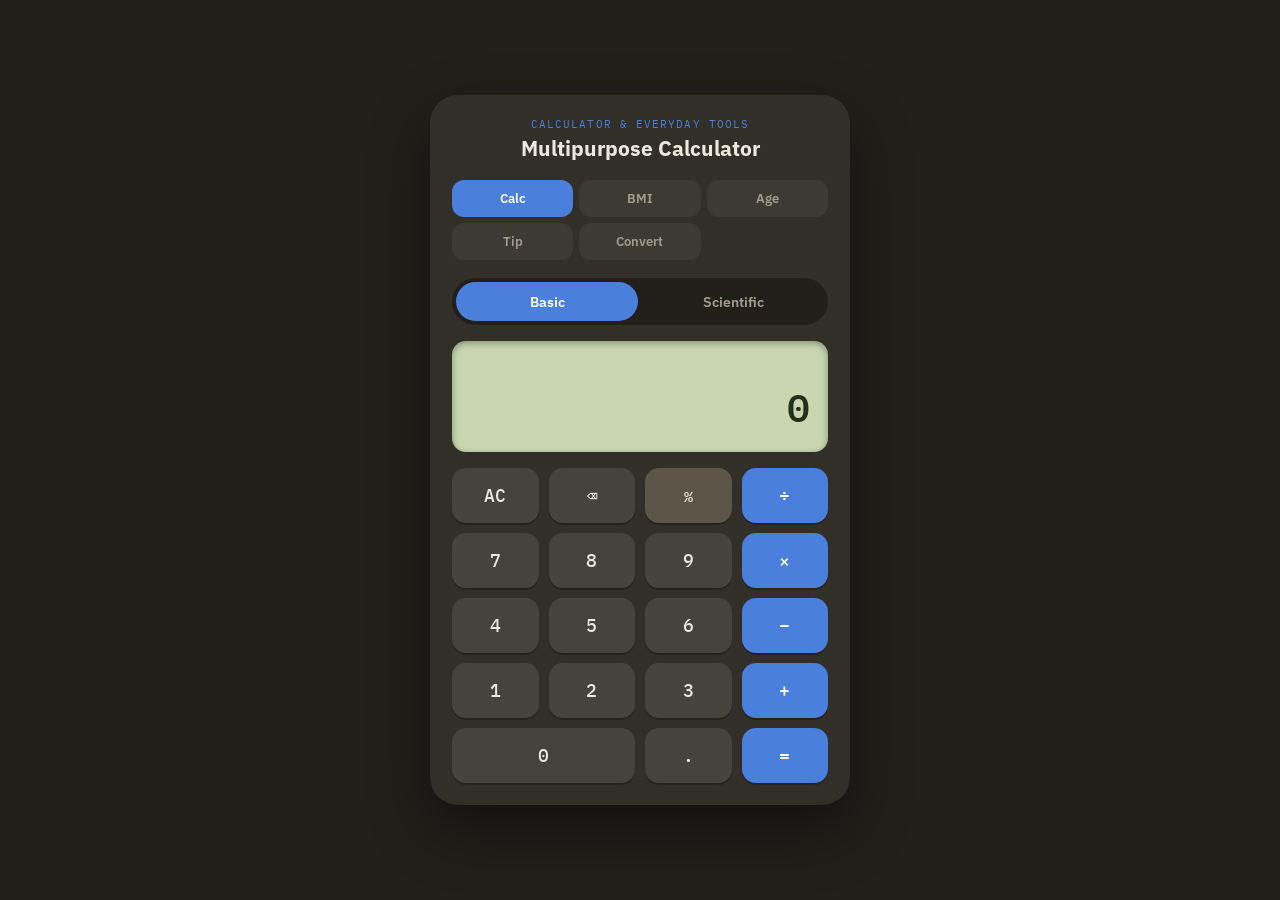
<file: index.html>
<!DOCTYPE html>

<html lang="en">
<head>
  <meta charset="UTF-8" />
  <meta name="viewport" content="width=device-width, initial-scale=1.0" />
  <title>Multipurpose Calculator</title>

  <link rel="preconnect" href="https://fonts.googleapis.com">
  <link rel="preconnect" href="https://fonts.gstatic.com" crossorigin>
  <link href="https://fonts.googleapis.com/css2?family=IBM+Plex+Mono:wght@400;500;600;700&family=IBM+Plex+Sans:wght@400;600;700&display=swap" rel="stylesheet">

  <link rel="stylesheet" href="style.css" />
</head>
<body>

  <div class="calculator">

    <p class="eyebrow">Calculator &amp; Everyday Tools</p>
    <h1 class="title">Multipurpose Calculator</h1>

    <!-- Top-level switcher: which tool is the user using right now? -->
    <div class="tool-switch">
      <button id="calcToolBtn" class="tool-btn active-tool" data-tool="calc" type="button">Calc</button>
      <button id="bmiToolBtn" class="tool-btn" data-tool="bmi" type="button">BMI</button>
      <button id="ageToolBtn" class="tool-btn" data-tool="age" type="button">Age</button>
      <button id="tipToolBtn" class="tool-btn" data-tool="tip" type="button">Tip</button>
      <button id="convertToolBtn" class="tool-btn" data-tool="convert" type="button">Convert</button>
    </div>

    <div id="calcTool" class="tool-panel">

      <div class="mode-switch">
        <button id="basicModeBtn" class="mode-btn active-mode" type="button">Basic</button>
        <button id="scientificModeBtn" class="mode-btn" type="button">Scientific</button>
      </div>

      <div class="screen">
        <div id="expressionText" class="expression-text"></div>
        <div id="mainDisplay" class="main-display">0</div>
      </div>

      
      <div id="scientificPanel" class="scientific-panel hidden">
        <button id="degRadBtn" class="btn deg-btn full-width" type="button">DEG</button>

        <button class="btn func-btn" data-function="sin" type="button">sin</button>
        <button class="btn func-btn" data-function="cos" type="button">cos</button>
        <button class="btn func-btn" data-function="tan" type="button">tan</button>
        <button class="btn func-btn" data-function="sqrt" type="button">√x</button>

        <button class="btn func-btn" data-function="square" type="button">x²</button>
        <button class="btn op-btn" data-operator="^" type="button">x^y</button>
        <button class="btn func-btn" data-function="log" type="button">log</button>
        <button class="btn func-btn" data-function="ln" type="button">ln</button>

        <button class="btn func-btn" data-function="pi" type="button">π</button>
        <button class="btn func-btn" data-function="e" type="button">e</button>
        <button class="btn func-btn" data-function="factorial" type="button">n!</button>
        <button class="btn func-btn" data-function="reciprocal" type="button">1/x</button>
      </div>

      
      <div class="basic-panel">
        <button id="clearBtn" class="btn clear-btn" type="button">AC</button>
        <button id="deleteBtn" class="btn delete-btn" type="button">⌫</button>
        <button class="btn func-btn" data-function="percent" type="button">%</button>
        <button class="btn op-btn" data-operator="÷" type="button">÷</button>

        <button class="btn num-btn" data-number="7" type="button">7</button>
        <button class="btn num-btn" data-number="8" type="button">8</button>
        <button class="btn num-btn" data-number="9" type="button">9</button>
        <button class="btn op-btn" data-operator="×" type="button">×</button>

        <button class="btn num-btn" data-number="4" type="button">4</button>
        <button class="btn num-btn" data-number="5" type="button">5</button>
        <button class="btn num-btn" data-number="6" type="button">6</button>
        <button class="btn op-btn" data-operator="-" type="button">−</button>

        <button class="btn num-btn" data-number="1" type="button">1</button>
        <button class="btn num-btn" data-number="2" type="button">2</button>
        <button class="btn num-btn" data-number="3" type="button">3</button>
        <button class="btn op-btn" data-operator="+" type="button">+</button>

        <button class="btn num-btn zero" data-number="0" type="button">0</button>
        <button class="btn num-btn" data-number="." type="button">.</button>
        <button id="equalsBtn" class="btn equals-btn" type="button">=</button>
      </div>
    </div>


    
    <div id="bmiTool" class="tool-panel hidden">

      <div class="mode-switch">
        <button id="metricBtn" class="mode-btn active-mode" type="button">Metric</button>
        <button id="imperialBtn" class="mode-btn" type="button">Imperial</button>
      </div>

      <div class="form-group">
        <label for="bmiWeight">Weight (<span id="weightUnitLabel">kg</span>)</label>
        <input type="number" id="bmiWeight" class="text-input" placeholder="e.g. 65" />
      </div>

      <div class="form-group">
        <label for="bmiHeight">Height (<span id="heightUnitLabel">cm</span>)</label>
        <input type="number" id="bmiHeight" class="text-input" placeholder="e.g. 170" />
      </div>

      <button id="bmiCalculateBtn" class="btn equals-btn action-btn" type="button">Calculate BMI</button>

      <div id="bmiResult" class="result-box hidden">
        <div class="result-value" id="bmiValue">--</div>
        <div class="result-label" id="bmiCategory">--</div>
      </div>
    </div>


   
    <div id="ageTool" class="tool-panel hidden">

      <div class="form-group">
        <label for="birthDate">Date of birth</label>
        <input type="date" id="birthDate" class="text-input" />
      </div>

      <button id="ageCalculateBtn" class="btn equals-btn action-btn" type="button">Calculate Age</button>

      <div id="ageResult" class="result-box hidden">
        <div class="result-value" id="ageValue">--</div>
        <div class="result-label" id="ageNextBirthday">--</div>
      </div>
    </div>


   
    <div id="tipTool" class="tool-panel hidden">

      <div class="form-group">
        <label for="billAmount">Bill amount</label>
        <input type="number" id="billAmount" class="text-input" placeholder="e.g. 50" />
      </div>

      <div class="form-group">
        <label>Tip percentage</label>
        <div class="tip-percent-row">
          <button class="btn tip-percent-btn" data-percent="10" type="button">10%</button>
          <button class="btn tip-percent-btn selected-percent" data-percent="15" type="button">15%</button>
          <button class="btn tip-percent-btn" data-percent="18" type="button">18%</button>
          <button class="btn tip-percent-btn" data-percent="20" type="button">20%</button>
        </div>
        <input type="number" id="customTipPercent" class="text-input" placeholder="or enter a custom %" />
      </div>

      <div class="form-group">
        <label for="splitCount">Split between (people)</label>
        <input type="number" id="splitCount" class="text-input" value="1" min="1" />
      </div>

      <button id="tipCalculateBtn" class="btn equals-btn action-btn" type="button">Calculate Tip</button>

      <div id="tipResult" class="result-box hidden">
        <div class="result-row"><span>Tip amount</span><span id="tipAmount">--</span></div>
        <div class="result-row"><span>Total</span><span id="tipTotal">--</span></div>
        <div class="result-row"><span>Per person</span><span id="tipPerPerson">--</span></div>
      </div>
    </div>


   
    <div id="convertTool" class="tool-panel hidden">

      <div class="mode-switch">
        <button id="lengthCatBtn" class="mode-btn active-mode" type="button">Length</button>
        <button id="weightCatBtn" class="mode-btn" type="button">Weight</button>
        <button id="tempCatBtn" class="mode-btn" type="button">Temp</button>
      </div>

      <!-- Length -->
      <div id="lengthConvert" class="convert-panel">
        <input type="number" id="lengthValue" class="text-input" placeholder="Enter a value" />
        <div class="convert-row">
          <select id="lengthFrom" class="select-input">
            <option value="meters">Meters</option>
            <option value="kilometers">Kilometers</option>
            <option value="centimeters">Centimeters</option>
            <option value="feet">Feet</option>
            <option value="inches">Inches</option>
            <option value="miles">Miles</option>
          </select>
          <span class="convert-arrow">→</span>
          <select id="lengthTo" class="select-input">
            <option value="meters">Meters</option>
            <option value="kilometers">Kilometers</option>
            <option value="centimeters">Centimeters</option>
            <option value="feet">Feet</option>
            <option value="inches" selected>Inches</option>
            <option value="miles">Miles</option>
          </select>
        </div>
      </div>

      <!-- Weight -->
      <div id="weightConvert" class="convert-panel hidden">
        <input type="number" id="weightValue" class="text-input" placeholder="Enter a value" />
        <div class="convert-row">
          <select id="weightFrom" class="select-input">
            <option value="kilograms">Kilograms</option>
            <option value="grams">Grams</option>
            <option value="pounds">Pounds</option>
            <option value="ounces">Ounces</option>
          </select>
          <span class="convert-arrow">→</span>
          <select id="weightTo" class="select-input">
            <option value="kilograms">Kilograms</option>
            <option value="grams">Grams</option>
            <option value="pounds" selected>Pounds</option>
            <option value="ounces">Ounces</option>
          </select>
        </div>
      </div>

      <!-- Temperature -->
      <div id="tempConvert" class="convert-panel hidden">
        <input type="number" id="tempValue" class="text-input" placeholder="Enter a value" />
        <div class="convert-row">
          <select id="tempFrom" class="select-input">
            <option value="celsius">Celsius</option>
            <option value="fahrenheit">Fahrenheit</option>
            <option value="kelvin">Kelvin</option>
          </select>
          <span class="convert-arrow">→</span>
          <select id="tempTo" class="select-input">
            <option value="celsius">Celsius</option>
            <option value="fahrenheit" selected>Fahrenheit</option>
            <option value="kelvin">Kelvin</option>
          </select>
        </div>
      </div>

      <button id="convertCalculateBtn" class="btn equals-btn action-btn" type="button">Convert</button>

      <div id="convertResult" class="result-box hidden">
        <div class="result-value" id="convertValue">--</div>
      </div>
    </div>

  </div>

  <script src="script.js"></script>
</body>
</html>
</file>
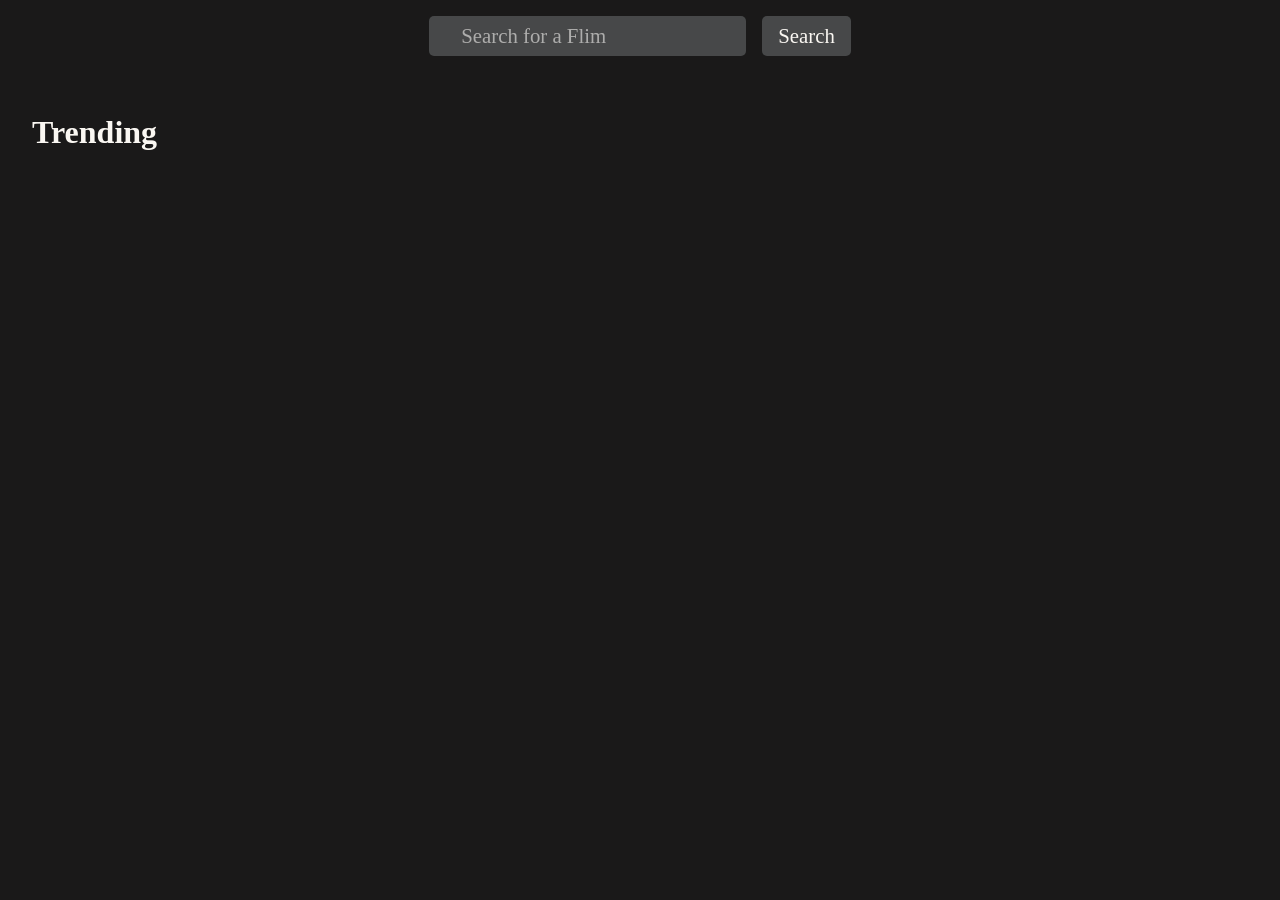
<file: Ambika/index.html>
<!DOCTYPE html>
<html lang="en">
<head>
    <meta charset="UTF-8">
    <meta name="viewport" content="width=device-width, initial-scale=1.0">
    <title>Search Movies</title>
    <link rel="stylesheet" href="style.css">
</head>
<body>
    <div class="container">
        <div class="search">
            <input id="searchBar" type="text" placeholder="Search for a Flim">
            <button id="searchButton">Search</button>
        </div>
        
        <div class="favoriteMovieBox">
            <h1></h1>
            <div class="movieGrid">
                <!--    <div class="movieCard">
                        <div class="img">
                            <img src="https://encrypted-tbn0.gstatic.com/images?q=tbn:ANd9GcSJ7AJpUBNCkfm6_LCIpWhMbe0BTbjKMTbNijDOvEJmj4dU4-PnW59YzCkC5SHktn66j7jVMHjeNac-AP-lqAH1ljIScOgGYgFZAZ6YQTaUx0PoNTn5-tu6vQOAYHffIL0&s=10&ec=121801502" alt="poster">
                        </div>          
                        <div class="movieDetails">
                            <h3 id="movieTitle">Supergirl</h3>
                            <div class="statsinfo">
                                <span>Rate: </span>
                                <span>10/10</span>
                            </div>
                            <div class="statsinfo">
                                <span>Release date: </span>
                                <span>26-06-2026</span>
                            </div>
                        </div>         
                    </div> -->
            </div>
        </div>

        <div class="container trending">
            <h1>Trending</h1>
            <div class="movieGrid">
                <!--    <div class="movieCard">
                        <div class="img">
                            <img src="https://encrypted-tbn0.gstatic.com/images?q=tbn:ANd9GcSJ7AJpUBNCkfm6_LCIpWhMbe0BTbjKMTbNijDOvEJmj4dU4-PnW59YzCkC5SHktn66j7jVMHjeNac-AP-lqAH1ljIScOgGYgFZAZ6YQTaUx0PoNTn5-tu6vQOAYHffIL0&s=10&ec=121801502" alt="poster">
                        </div>          
                        <div class="movieDetails">
                            <h3 id="movieTitle">Supergirl</h3>
                            <div class="statsinfo">
                                <span>Rate: </span>
                                <span>10/10</span>
                            </div>
                            <div class="statsinfo">
                                <span>Release date: </span>
                                <span>26-06-2026</span>
                            </div>
                        </div>         
                    </div> -->
            </div>
        </div>

        <div class="popupBox">
            <!--<span class="exitX">&#10006</span>
                <div class="content">
                    <div class="left">
                        <div class="posterImg">
                            <img src="https://i.pinimg.com/736x/12/c4/13/12c413fec88faf4f7fa2946432c69806.jpg" alt="picture">
                        </div>
                    </div>

                    <div class="right">
                        <h1>Girls Like Girls</h1>
                        <h3>Love begins when you let it in</h3>
                        
                        <div class="lengthDurationetc">
                            <div class="information">
                                <span>Language:</span>
                                <span>English</span>
                            </div>

                            <div class="information">
                                <span>Length:</span>
                                <span>95 minutes</span>
                            </div>

                            <div class="information">
                                <span>Rate:</span>
                                <span>10/10</span>
                            </div>

                            <div class="information">
                                <span>Release Date:</span>
                                <span>19-06-2026</span>
                            </div>
                        </div>

                        <div class="genres">
                            <h2>Genres</h2>
                            <ul>
                                <li>Drama</li>
                                <li>Romance</li>
                                <li>Young Adult</li>
                            </ul>
                        </div>

                        <div class="overview">
                            <h2>Overview</h2>
                            <p>Lorem ipsum dolor, sit amet consectetur adipisicing elit. Facilis nihil minima molestiae sunt saepe dignissimos amet doloribus, magnam aperiam porro placeat impedit maiores sint soluta asperiores aut consectetur. Ipsam, magnam.</p>
                        </div>

                        <div class="trailer">
                            <h2>Trailer</h2>
                            <iframe width="560" height="315" src="https://www.youtube.com/embed/Kmo8NLKkfcQ" title="YouTube video player" frameborder="0" allow="accelerometer; autoplay; clipboard-write; encrypted-media; gyroscope; picture-in-picture" allowfullscreen></iframe>
                        </div>
                    </div>
                </div>-->
        </div>

    <script src="index.js" defer></script>
</body>
</html>
</file>
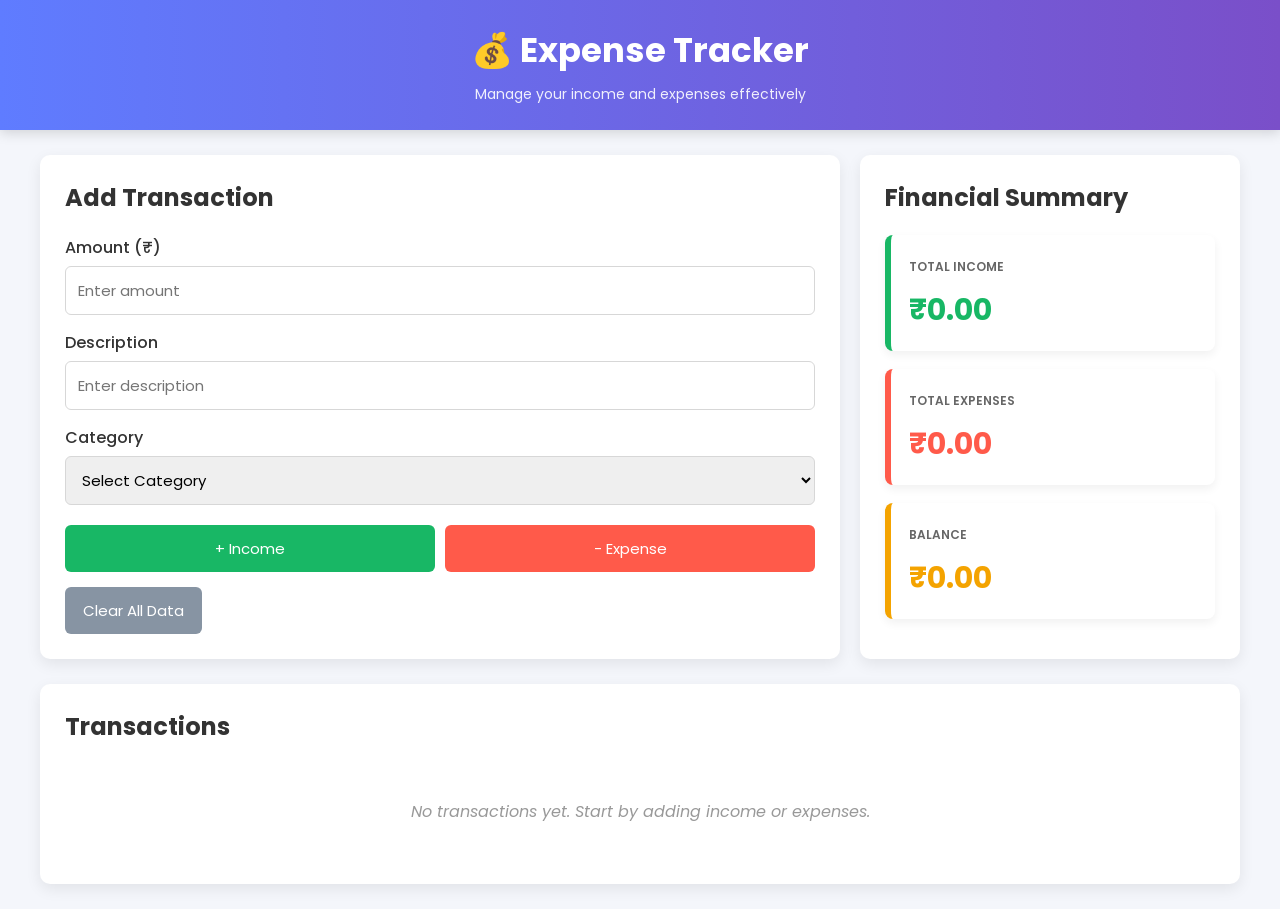
<file: Bhoomi/index.html>
<!DOCTYPE html>
<html lang="en">
<head>
    <meta charset="UTF-8">
    <meta name="viewport" content="width=device-width, initial-scale=1.0">
    <title>Expense Tracker</title>

    <link rel="stylesheet" href="style.css">

    <link href="https://fonts.googleapis.com/css2?family=Poppins:wght@300;400;500;600;700&display=swap" rel="stylesheet">
</head>

<body>

    <!-- Header -->

    <header class="header">

        <h1>💰 Expense Tracker</h1>

        <p>Manage your income and expenses effectively</p>

    </header>


    <div class="container">

        <div class="top-section">

            <!-- Left Panel -->

            <div class="left-panel">

                <h2>Add Transaction</h2>

                <label>Amount (₹)</label>

                <input
                    type="number"
                    id="amount"
                    placeholder="Enter amount">

                <label>Description</label>

                <input
                    type="text"
                    id="description"
                    placeholder="Enter description">

                <label>Category</label>

                <select id="category">

                    <option value="">Select Category</option>

                    <option>Salary</option>

                    <option>Food</option>

                    <option>Shopping</option>

                    <option>Travel</option>

                    <option>Bills</option>

                    <option>Rent</option>

                    <option>Entertainment</option>

                    <option>Health</option>

                    <option>Education</option>

                    <option>Investment</option>

                    <option>Other</option>

                </select>

                <div class="button-group">

                    <button
                        class="income-btn"
                        onclick="addTransaction('income')">

                        + Income

                    </button>

                    <button
                        class="expense-btn"
                        onclick="addTransaction('expense')">

                        - Expense

                    </button>

                </div>

                <button
                    class="clear-btn"
                    onclick="clearAll()">

                    Clear All Data

                </button>

            </div>


            <!-- Right Panel -->

            <div class="right-panel">

                <h2>Financial Summary</h2>

                <div class="summary-card income-card">

                    <span>TOTAL INCOME</span>

                    <h3 id="income">₹0.00</h3>

                </div>

                <div class="summary-card expense-card">

                    <span>TOTAL EXPENSES</span>

                    <h3 id="expense">₹0.00</h3>

                </div>

                <div class="summary-card balance-card">

                    <span>BALANCE</span>

                    <h3 id="balance">₹0.00</h3>

                </div>

            </div>

        </div>


        <!-- Transactions -->

        <div class="transaction-section">

            <h2>Transactions</h2>

            <ul id="transactionList">

                <p class="empty">

                    No transactions yet. Start by adding income or expenses.

                </p>

            </ul>

        </div>

    </div>

    <script src="script.js"></script>

</body>
</html>
</file>
<file: style.css>
:root {
  --color-bg: #221f1b;
  --color-case: #322f29;
  --color-case-light: #3d3a33;
  --color-screen: #c9d6b0;
  --color-screen-ink: #212f1b;
  --color-key: #46433b;
  --color-key-hover: #524e44;
  --color-function-key: #5b5648;
  --color-function-key-hover: #676253;
  --color-accent: #4a7fdb;
  --color-accent-hover: #5d8ce6;
  --color-text: #ede8dd;
  --color-text-muted: #a39d8f;
}

* {
  box-sizing: border-box;
}

body {
  margin: 0;
  min-height: 100vh;
  display: flex;
  align-items: center;
  justify-content: center;
  background: var(--color-bg);
  font-family: "IBM Plex Sans", sans-serif;
  padding: 24px;
}

.calculator {
  width: 100%;
  max-width: 420px;
  background: var(--color-case);
  border-radius: 28px;
  padding: 22px;
  box-shadow: 0 25px 60px rgba(0, 0, 0, 0.45);
}



.eyebrow {
  margin: 0;
  text-align: center;
  font-family: "IBM Plex Mono", monospace;
  font-size: 0.68rem;
  letter-spacing: 0.1em;
  text-transform: uppercase;
  color: var(--color-accent);
}

.title {
  margin: 4px 0 0;
  text-align: center;
  font-family: "IBM Plex Sans", sans-serif;
  font-size: 1.3rem;
  font-weight: 700;
  color: var(--color-text);
}



.tool-switch {
  display: grid;
  grid-template-columns: repeat(3, 1fr);
  gap: 6px;
  margin: 18px 0;
}

.tool-btn {
  border: none;
  background: var(--color-case-light);
  color: var(--color-text-muted);
  font-family: "IBM Plex Sans", sans-serif;
  font-weight: 600;
  font-size: 0.8rem;
  padding: 10px 4px;
  border-radius: 12px;
  cursor: pointer;
  transition: background 0.2s ease, color 0.2s ease;
}

.tool-btn:hover {
  background: var(--color-key-hover);
}

.tool-btn.active-tool {
  background: var(--color-accent);
  color: #ffffff;
}

.tool-btn:focus-visible {
  outline: 2px solid var(--color-accent);
  outline-offset: 2px;
}



.mode-switch {
  display: flex;
  gap: 4px;
  background: var(--color-bg);
  border-radius: 999px;
  padding: 4px;
  margin: 0 0 16px;
}

.mode-btn {
  flex: 1;
  border: none;
  background: transparent;
  color: var(--color-text-muted);
  font-family: "IBM Plex Sans", sans-serif;
  font-weight: 600;
  font-size: 0.9rem;
  padding: 10px 0;
  border-radius: 999px;
  cursor: pointer;
  transition: background 0.2s ease, color 0.2s ease;
}

.mode-btn.active-mode {
  background: var(--color-accent);
  color: #ffffff;
}



.screen {
  background: var(--color-screen);
  border-radius: 14px;
  padding: 18px 18px 16px;
  margin-bottom: 16px;
  text-align: right;
  overflow: hidden;
  box-shadow: inset 0 2px 6px rgba(0, 0, 0, 0.35);
  animation: screenOn 0.5s ease;
}

.expression-text {
  min-height: 1.2em;
  font-family: "IBM Plex Mono", monospace;
  font-size: 0.95rem;
  color: var(--color-screen-ink);
  opacity: 0.65;
  white-space: nowrap;
  overflow-x: auto;
}

.main-display {
  font-family: "IBM Plex Mono", monospace;
  font-size: 2.4rem;
  font-weight: 600;
  color: var(--color-screen-ink);
  white-space: nowrap;
  overflow-x: auto;
}

@keyframes screenOn {
  from { opacity: 0; }
  to { opacity: 1; }
}



.scientific-panel,
.basic-panel {
  display: grid;
  grid-template-columns: repeat(4, 1fr);
  gap: 10px;
}

.scientific-panel {
  margin-bottom: 14px;
}

.hidden {
  display: none;
}



.btn {
  font-family: "IBM Plex Mono", monospace;
  font-size: 1.1rem;
  font-weight: 500;
  color: var(--color-text);
  background: var(--color-key);
  border: none;
  border-radius: 14px;
  padding: 16px 0;
  cursor: pointer;
  box-shadow: 0 2px 0 rgba(0, 0, 0, 0.25);
  transition: transform 0.08s ease, background 0.15s ease;
}

.btn:hover {
  background: var(--color-key-hover);
}

.btn:active {
  transform: scale(0.95);
  box-shadow: 0 1px 0 rgba(0, 0, 0, 0.25);
}

.btn:focus-visible {
  outline: 2px solid var(--color-accent);
  outline-offset: 2px;
}

.func-btn {
  background: var(--color-function-key);
  font-size: 0.95rem;
}

.func-btn:hover {
  background: var(--color-function-key-hover);
}

.op-btn,
.equals-btn {
  background: var(--color-accent);
  color: #ffffff;
}

.op-btn:hover,
.equals-btn:hover {
  background: var(--color-accent-hover);
}

.zero {
  grid-column: span 2;
}

.full-width {
  grid-column: 1 / -1;
  background: var(--color-case-light);
  color: var(--color-accent);
  font-weight: 600;
  letter-spacing: 0.05em;
}

.full-width:hover {
  background: var(--color-key-hover);
}

.action-btn {
  width: 100%;
  margin-top: 6px;
}



.form-group {
  margin-bottom: 14px;
}

.form-group label {
  display: block;
  font-family: "IBM Plex Sans", sans-serif;
  font-size: 0.8rem;
  color: var(--color-text-muted);
  margin-bottom: 6px;
}

.text-input,
.select-input {
  width: 100%;
  background: var(--color-bg);
  color: var(--color-text);
  border: 1px solid var(--color-case-light);
  border-radius: 10px;
  padding: 12px 14px;
  font-family: "IBM Plex Mono", monospace;
  font-size: 1rem;
}

.text-input:focus,
.select-input:focus {
  outline: none;
  border-color: var(--color-accent);
}

.select-input {
  cursor: pointer;
}


.text-input[type="number"] {
  -moz-appearance: textfield;
  appearance: textfield;
}

.text-input[type="number"]::-webkit-outer-spin-button,
.text-input[type="number"]::-webkit-inner-spin-button {
  -webkit-appearance: none;
  margin: 0;
}



.result-box {
  background: var(--color-screen);
  border-radius: 14px;
  padding: 16px 18px;
  margin-top: 16px;
  text-align: center;
}

.result-value {
  font-family: "IBM Plex Mono", monospace;
  font-size: 1.7rem;
  font-weight: 600;
  color: var(--color-screen-ink);
}

.result-label {
  font-family: "IBM Plex Sans", sans-serif;
  font-size: 0.85rem;
  color: var(--color-screen-ink);
  opacity: 0.75;
  margin-top: 4px;
}

.result-row {
  display: flex;
  justify-content: space-between;
  font-family: "IBM Plex Mono", monospace;
  color: var(--color-screen-ink);
  padding: 4px 0;
}



.tip-percent-row {
  display: grid;
  grid-template-columns: repeat(4, 1fr);
  gap: 8px;
  margin-bottom: 8px;
}

.tip-percent-btn {
  padding: 10px 0;
  font-size: 0.95rem;
}

.tip-percent-btn.selected-percent {
  background: var(--color-accent);
  color: #ffffff;
}



.convert-row {
  display: flex;
  align-items: center;
  gap: 8px;
  margin-top: 10px;
}

.convert-arrow {
  color: var(--color-accent);
  font-weight: 700;
}



@media (max-width: 400px) {
  .calculator {
    padding: 16px;
    border-radius: 22px;
  }

  .main-display {
    font-size: 2rem;
  }

  .btn {
    padding: 13px 0;
    font-size: 1rem;
  }

  .tool-btn {
    font-size: 0.72rem;
    padding: 9px 2px;
  }
}


@media (prefers-reduced-motion: reduce) {
  * {
    animation: none !important;
    transition: none !important;
  }
}
</file>
<file: Ambika/style.css>
*{
    margin: 0;
    padding: 0;
    box-sizing: border-box;
    font-family: 'Zalando Sans SemiExpanded', Tahoma;
}

body{
    background-color: rgb(26, 25, 25);
    color: rgb(250, 247, 242);
}

::-webkit-scrollbar{
    display: none;
}

.movieCard{
    width: clamp(150px, 95vw, 250px);
    height: 400px;
    box-shadow: 0px 0px 1rem rgba(250, 247, 242, 0.695);
    outline: 1px solid white;
    overflow: hidden;
    overflow-y: auto;
    color: white;
    cursor: pointer;
    border-radius: 2px;
}

.img{
    width: 100%;
    height: 200px;
    overflow: hidden;
    position: relative;
    transition: 200ms ease-in-out transform;
}

.img img{
    width: 100%;
    height: 100%;
    object-fit: cover;
}

.img::before{
    content: '';
    position: absolute;
    bottom: 0;
    width: 100%;
    height: 30%;
    background-image: linear-gradient(to top, rgb(26, 25, 25), transparent);
}

.movieDetails{
    padding: 2rem 1rem 1rem;
}

.movieDetails h3{
    padding-bottom: 2rem;
    font-size: 1.7rem;
}

.statsinfo{
    display: flex;
    align-items: center;
    justify-content: space-between;
    font-size: 0.85rem;
    margin: 0.2rem 0;
}

.movieCard:hover .img{
    transform: scale(1.1);
}

.movieGrid{
    display: flex;
    align-items: flex-start;
    justify-content: center;
    flex-wrap: wrap;
    gap: 1.3rem;
    padding: 5px;
}

.container{
    padding: 1rem;
    text-align: left;
    color: rgb(250, 247, 242);
}

.container trending{
    padding: 1rem;
    text-align: left;
    color: rgb(250, 247, 242);
}

.container h1{
    margin-bottom: 1.5rem;
    color: rgb(250, 247, 242);
}

.search{
    display: flex;
    flex-direction: row;
    justify-content: center;
    gap: 1rem;
}

#searchBar{
    padding: 0.5rem 2rem;
    font-size: 1.3rem;
    font-weight: 300;
    border: none;
    border-radius: 5px;
    background-color: rgba(81, 84, 85, 0.82);
    color: rgb(250, 247, 242);
}

::placeholder{
    color: rgba(181, 180, 179, 0.932);
}

#searchButton{
    background-color: rgba(81, 84, 85, 0.82);
    padding: 0.5rem 1rem;
    border-radius: 5px;
    border: none;
    font-weight: 300;
    font-size: 1.3rem;
    cursor: pointer;
    color: rgb(250, 247, 242);
}

#searchButton:hover{
    background-color: rgba(91, 95, 96, 0.82);
}

#searchButton:active{
    background-color: rgba(74, 76, 77, 0.82);
    transform: scale(0.99);
}

.favoriteMovieBox h1{
    margin-top: 1rem;
    margin-bottom: 2rem;
}

.popupBox{
    position: fixed;
    width: 100%;
    height: 100%;
    background-color: rgba(0, 0, 0, 0.758);
    backdrop-filter: blur(8px);
    background-position: center;
    top: 0;
    display: flex;
    align-items: center;
    justify-content: center;
    color: rgb(250, 247, 242);
    padding: 3rem;
    overflow-y: scroll;
    transform: scale(0);
    transition: 200ms ease-in-out transform;
}

.content{
    display: flex;
    align-items: flex-start;
    gap: 3.5rem;
    width: 1200px;
    margin-top: 2em;
}

.posterImg{
    margin: 5.5em 0;
    width: 300px;
    height: 400px;
    overflow: hidden;
    border-radius: 3px;
    box-shadow: 0px 0px 1rem rgba(250, 247, 242, 0.5);
}

.posterImg img{
    width: 100%;
    height: 100%;
    object-fit: cover;
}

.single-info-container { 
    width: 200px; 
}

.right > *:not(h1) { 
    margin: 0; 
}

.trailer iframe {
    margin-top: 1.3rem;
    border: none;
    box-shadow: 0 0 1rem rgba(250, 247, 242, 0.6);
    border-radius: 10px;
    max-width: 400px;
    width: 100%;
    height: 200px;
}
.exitX {
    font-size: 1.5rem;
    position: absolute;
    top: 100px;
    right: 100px;
    cursor: pointer;
    user-select: none;
}

.exitX:hover { 
    transform: scale(1.1); 
}

.exitX:active { 
    transform: scale(1); 
}

.show_moreDetails{
    transform: scale(1);
}

.lengthDurationetc{
    display: flex;
    flex-direction: column;
    justify-content: left;
    padding: 0.5rem;
}

.right h1{
    font-weight: 600;
    font-size: 2.7rem
}

.right h3{
    font-style: italic;
    font-size: 1.5rem;
    font-weight: 300;
}

.information{
    width: 60%;
    display: flex;
    justify-content: space-between;
    margin-top: 0.4rem;
    margin-bottom: 0.4rem;
    padding: 3px;
    border-bottom: 1px dotted rgba(250, 247, 242, 0.836);
    font-size: 1.2rem;
}

.genres h2{
    font-size: 2rem;
    font-weight: 300;
    margin-bottom: 10px;
}

.genres ul{
    font-size: 1.2em;
    font-weight: 100;
    list-style-type: circle;
}

.genres ul > li{
    margin-bottom: 10px;
    margin-top: 10px;
    padding: 5px 0;
    
}

.genres ul li:last-child {
    border-bottom: none;
}

.overview h2{
    font-size: 2rem;
    font-weight: 300;
    margin-bottom: 10px;
}

.overview p{
    font-size: 1.2rem;
    line-height: 1.8;
    padding: 8px 0;
}

.trailer h2{
    font-size: 2rem;
    font-weight: 300;
    margin-bottom: 10px;
}
</file>
<file: Bhoomi/style.css>
*{
    margin:0;
    padding:0;
    box-sizing:border-box;
    font-family:'Poppins',sans-serif;
}

body{
    background:#f4f6fb;
    color:#333;
}

/* Header */

.header{
    width:100%;
    background:linear-gradient(90deg,#5f7cff,#7a4fc9);
    color:#fff;
    text-align:center;
    padding:25px 15px;
    box-shadow:0 3px 12px rgba(0,0,0,.15);
}

.header h1{
    font-size:34px;
    font-weight:700;
}

.header p{
    margin-top:8px;
    font-size:14px;
    opacity:.9;
}

/* Main Container */

.container{
    width:95%;
    max-width:1200px;
    margin:25px auto;
}

/* Top Layout */

.top-section{
    display:flex;
    gap:20px;
    flex-wrap:wrap;
}

/* Left & Right Cards */

.left-panel,
.right-panel{
    background:#fff;
    border-radius:10px;
    padding:25px;
    box-shadow:0 5px 15px rgba(0,0,0,.08);
}

.left-panel{
    flex:1;
    min-width:340px;
}

.right-panel{
    width:380px;
}

.left-panel h2,
.right-panel h2{
    margin-bottom:20px;
    font-size:24px;
}

/* Labels */

label{
    display:block;
    margin-top:15px;
    margin-bottom:6px;
    font-weight:500;
}

/* Inputs */

input,
select{
    width:100%;
    padding:12px;
    border:1px solid #d7d7d7;
    border-radius:6px;
    outline:none;
    font-size:15px;
    transition:.3s;
}

input:focus,
select:focus{
    border-color:#5f7cff;
}

/* Buttons */

.button-group{
    display:flex;
    gap:10px;
    margin-top:20px;
}

button{
    cursor:pointer;
    border:none;
    border-radius:6px;
    transition:.3s;
    font-size:15px;
}

.income-btn{
    flex:1;
    padding:12px;
    background:#18b765;
    color:white;
}

.expense-btn{
    flex:1;
    padding:12px;
    background:#ff5a4a;
    color:white;
}

.clear-btn{
    margin-top:15px;
    padding:12px 18px;
    background:#8794a3;
    color:white;
}

button:hover{
    transform:translateY(-2px);
    opacity:.9;
}

/* Summary Cards */

.summary-card{
    background:#fff;
    border-left:6px solid;
    padding:18px;
    margin-top:18px;
    border-radius:8px;
    box-shadow:0 4px 10px rgba(0,0,0,.06);
}

.summary-card span{
    font-size:12px;
    font-weight:600;
    color:#666;
}

.summary-card h3{
    margin-top:10px;
    font-size:30px;
}

.income-card{
    border-color:#18b765;
}

.income-card h3{
    color:#18b765;
}

.expense-card{
    border-color:#ff5a4a;
}

.expense-card h3{
    color:#ff5a4a;
}

.balance-card{
    border-color:#f4a300;
}

.balance-card h3{
    color:#f4a300;
}

/* Transactions */

.transaction-section{
    background:#fff;
    margin-top:25px;
    padding:25px;
    border-radius:10px;
    box-shadow:0 5px 15px rgba(0,0,0,.08);
}

.transaction-section h2{
    margin-bottom:20px;
}

#transactionList{
    list-style:none;
}

/* Transaction Item */

.transaction-item{
    display:flex;
    justify-content:space-between;
    align-items:center;
    padding:15px;
    margin-bottom:12px;
    border-radius:8px;
    background:#fafafa;
    box-shadow:0 2px 5px rgba(0,0,0,.05);
}

.transaction-item.income{
    border-left:6px solid #18b765;
}

.transaction-item.expense{
    border-left:6px solid #ff5a4a;
}

.transaction-details{
    flex:1;
}

.transaction-details h4{
    margin-bottom:5px;
}

.transaction-details p{
    color:#777;
    font-size:13px;
}

.transaction-right{
    display:flex;
    align-items:center;
    gap:20px;
}

.transaction-amount{
    font-size:18px;
    font-weight:600;
}

.delete-btn{
    background:#ff5a4a;
    color:white;
    padding:8px 14px;
}

.delete-btn:hover{
    background:#e54838;
}

/* Empty Message */

.empty{
    text-align:center;
    color:#999;
    padding:35px;
    font-style:italic;
}

/* Responsive */

@media(max-width:900px){

    .right-panel{
        width:100%;
    }

}

@media(max-width:650px){

    .button-group{
        flex-direction:column;
    }

    .transaction-item{
        flex-direction:column;
        align-items:flex-start;
        gap:15px;
    }

    .transaction-right{
        width:100%;
        justify-content:space-between;
    }

}
</file>
